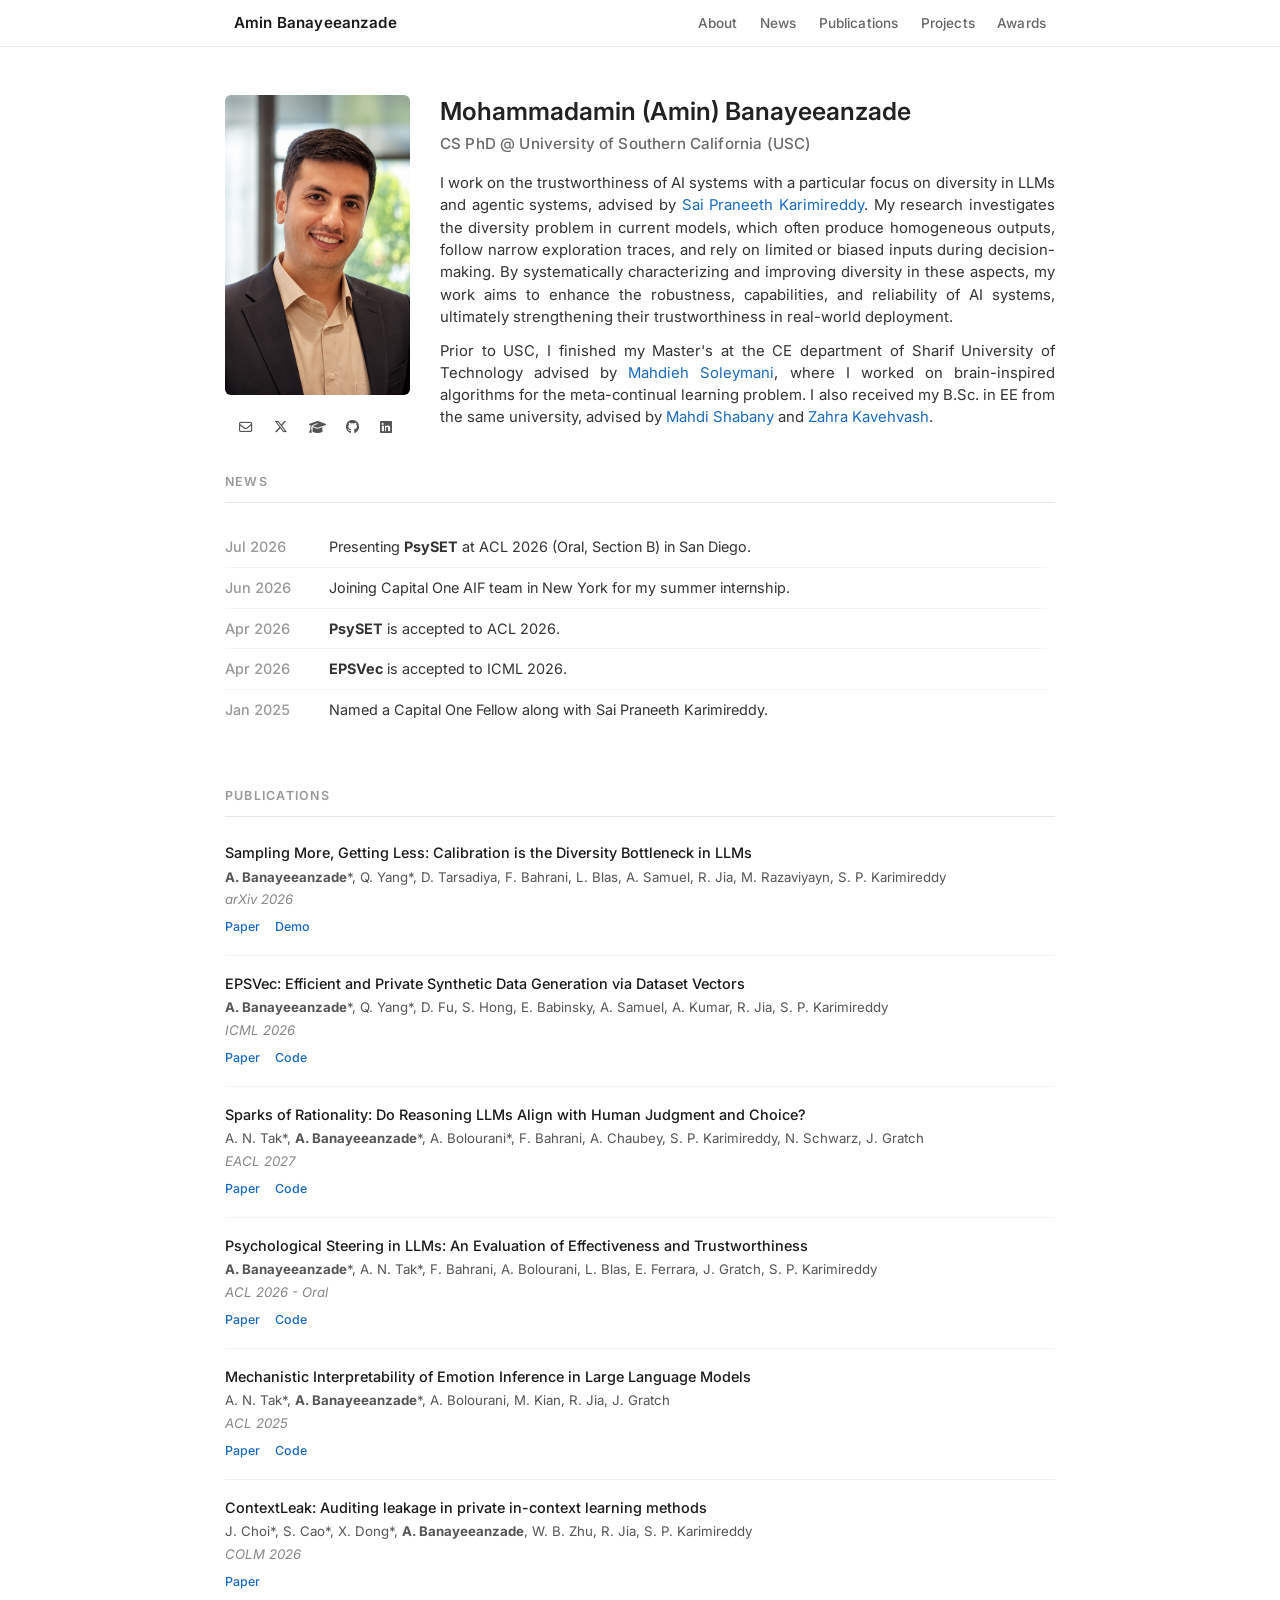
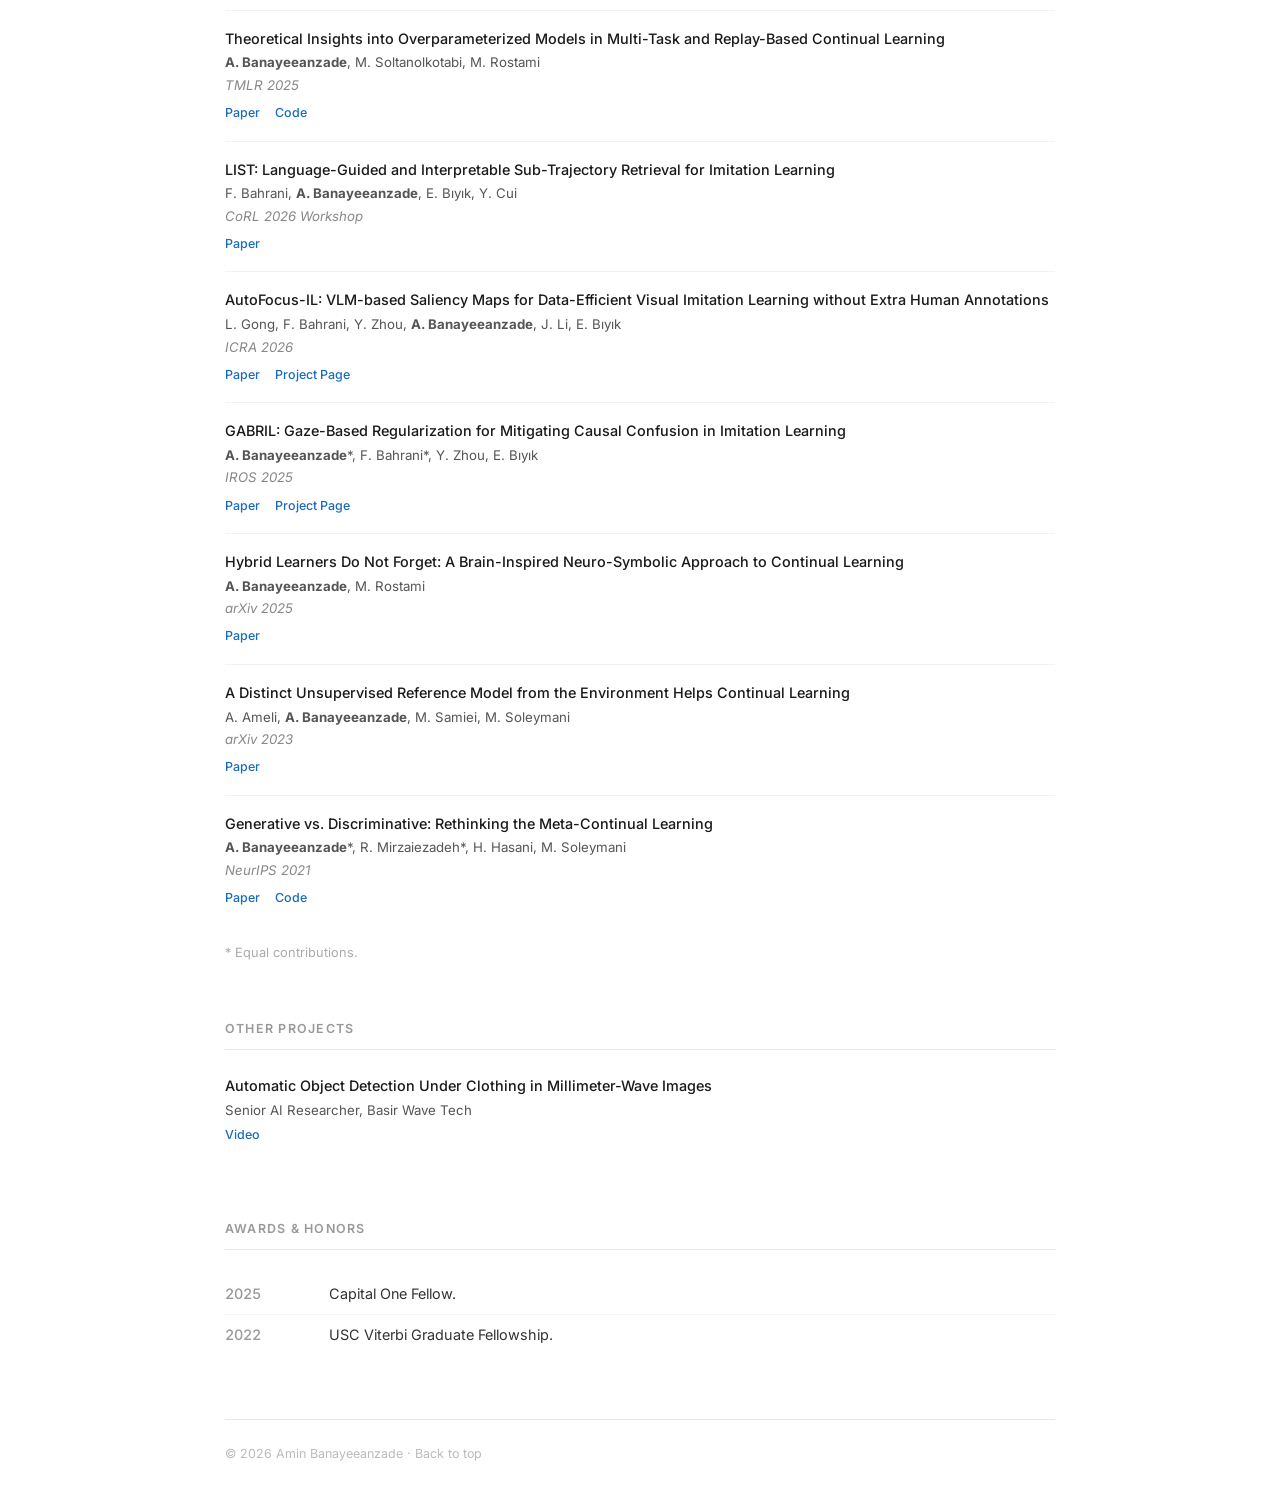
<file: index.html>
<!DOCTYPE html>
<html lang="en">

<head>
  <meta charset="utf-8">
  <meta name="viewport" content="width=device-width, initial-scale=1, shrink-to-fit=no">

  <link rel="stylesheet" href="https://maxcdn.bootstrapcdn.com/bootstrap/4.0.0/css/bootstrap.min.css"
    integrity="sha384-Gn5384xqQ1aoWXA+058RXPxPg6fy4IWvTNh0E263XmFcJlSAwiGgFAW/dAiS6JXm" crossorigin="anonymous">
  <link rel="stylesheet" href="https://cdnjs.cloudflare.com/ajax/libs/font-awesome/6.5.2/css/all.min.css">
  <link rel="preconnect" href="https://fonts.googleapis.com">
  <link rel="preconnect" href="https://fonts.gstatic.com" crossorigin>
  <link href="https://fonts.googleapis.com/css2?family=Inter:wght@300;400;500;600;700&display=swap" rel="stylesheet">

  <title>About me | Amin Banayeeanzade</title>

  <style>
    html {
      scroll-behavior: smooth;
      scroll-padding-top: 4.5rem;
    }

    body {
      font-family: 'Inter', -apple-system, BlinkMacSystemFont, sans-serif;
      color: #222;
      background: #fff;
      font-size: 15px;
      line-height: 1.65;
    }

    /* Top navigation bar */
    .site-nav {
      position: sticky;
      top: 0;
      z-index: 1030;
      background: rgba(255, 255, 255, 0.92);
      backdrop-filter: saturate(180%) blur(8px);
      -webkit-backdrop-filter: saturate(180%) blur(8px);
      border-bottom: 1px solid #ececec;
    }

    .site-nav-inner {
      max-width: 860px;
      margin: 0 auto;
      padding: 0.65rem 1.5rem;
      display: flex;
      align-items: center;
      justify-content: space-between;
      gap: 1rem;
    }

    .site-nav-brand {
      font-weight: 600;
      font-size: 0.95rem;
      color: #1a1a1a;
      text-decoration: none;
      letter-spacing: 0.01em;
      white-space: nowrap;
    }

    .site-nav-brand:hover {
      color: #1a1a1a;
    }

    .site-nav-links {
      display: flex;
      gap: 1.4rem;
      flex-wrap: wrap;
    }

    .site-nav-links a {
      color: #666;
      text-decoration: none;
      font-size: 0.85rem;
      font-weight: 500;
      letter-spacing: 0.01em;
      transition: color 0.15s ease;
    }

    .site-nav-links a:hover {
      color: #1a6bbf;
    }

    @media (max-width: 575.98px) {
      .site-nav-brand {
        display: none;
      }
      .site-nav-inner {
        justify-content: center;
      }
      .site-nav-links {
        gap: 1.1rem;
      }
    }

    a {
      color: #1a6bbf;
    }

    a:hover {
      color: #0d4a8a;
      text-decoration: none;
    }

    .navbar {
      border-bottom: 1px solid #e8e8e8;
      background: #fff !important;
      padding: 0.9rem 1.5rem;
    }

    .navbar-brand {
      font-weight: 600;
      color: #222 !important;
      font-size: 1rem;
      letter-spacing: 0.01em;
    }

    .nav-link {
      color: #555 !important;
      font-size: 0.9rem;
    }

    .nav-link:hover {
      color: #222 !important;
    }

    .profile-name {
      font-size: 1.55rem;
      font-weight: 600;
      margin-bottom: 0.25rem;
      line-height: 1.3;
    }

    .profile-subtitle {
      font-size: 0.95rem;
      font-weight: 500;
      color: #6a6a6a;
      margin-bottom: 1rem;
      letter-spacing: 0.01em;
    }

    .profile-photo-col {
      display: flex;
      flex-direction: column;
    }

    .profile-img {
      width: 185px;
      border-radius: 6px;
      display: block;
    }

    @media (max-width: 767.98px) {
      .profile-photo-col {
        margin-top: 1.5rem !important;
        align-items: center;
        text-align: center;
      }
      .profile-img {
        margin: 0 auto;
      }
      .profile-name {
        text-align: center;
      }
      .profile-subtitle {
        text-align: center;
      }
    }

    .bio-text {
      color: #333;
      font-size: 0.93rem;
      line-height: 1.5;
      text-align: justify;
      margin-bottom: 0.7rem;
    }

    @media (max-width: 575.98px) {
      .bio-text {
        text-align: left;
      }
    }

    .social-links {
      margin-top: auto;
      padding-top: 1rem;
      white-space: nowrap;
      width: 185px;
      text-align: center;
    }

    .social-links a {
      color: #555;
      text-decoration: none;
      margin-right: 0.8rem;
      font-size: 0.85rem;
    }

    .social-links a:last-child {
      margin-right: 0;
    }

    .social-links a:hover {
      color: #222;
    }

    .social-links i {
      margin-right: 4px;
    }

    .section-title {
      font-size: 0.78rem;
      font-weight: 600;
      text-transform: uppercase;
      letter-spacing: 0.1em;
      color: #999;
      padding-bottom: 0.6rem;
      margin-bottom: 1.5rem;
      border-bottom: 1px solid #e8e8e8;
    }

    /* News */
    .news-list {
      max-height: 320px;
      overflow-y: auto;
      padding-right: 0.5rem;
    }

    .news-entry {
      display: flex;
      gap: 1rem;
      padding: 0.5rem 0;
      border-bottom: 1px solid #f4f4f4;
      font-size: 0.9rem;
    }

    .news-entry:last-child {
      border-bottom: none;
    }

    .news-date {
      flex: 0 0 5.5rem;
      color: #999;
      font-weight: 500;
      font-variant-numeric: tabular-nums;
      white-space: nowrap;
    }

    .news-text {
      color: #333;
    }

    /* Awards */
    .award-entry {
      display: flex;
      gap: 1rem;
      padding: 0.5rem 0;
      border-bottom: 1px solid #f4f4f4;
      font-size: 0.9rem;
    }

    .award-entry:last-child {
      border-bottom: none;
    }

    .award-date {
      flex: 0 0 5.5rem;
      color: #999;
      font-weight: 500;
      font-variant-numeric: tabular-nums;
      white-space: nowrap;
    }

    .award-text {
      color: #333;
    }

    .pub-entry {
      margin-bottom: 1rem;
      padding-bottom: 1rem;
      border-bottom: 1px solid #f2f2f2;
    }

    .pub-entry:last-of-type {
      border-bottom: none;
    }

    .pub-title {
      font-size: 0.9rem;
      font-weight: 500;
      color: #1a1a1a;
      margin-bottom: 0.1rem;
    }

    .pub-authors {
      font-size: 0.83rem;
      color: #555;
      margin-bottom: 0.05rem;
    }

    .pub-venue {
      font-size: 0.83rem;
      color: #888;
      font-style: italic;
      margin-bottom: 0.2rem;
    }

    .pub-links a {
      font-size: 0.78rem;
      color: #1a6bbf;
      text-decoration: none;
      margin-right: 0.7rem;
      font-weight: 500;
    }

    .pub-links a:hover {
      text-decoration: underline;
    }

    .equal-contrib {
      font-size: 0.8rem;
      color: #aaa;
      margin-top: 0.5rem;
    }

    footer {
      margin-top: 4rem;
      padding: 1.5rem 0 2.5rem;
      border-top: 1px solid #e8e8e8;
      font-size: 0.78rem;
      color: #bbb;
    }

    footer a {
      color: #bbb;
      text-decoration: none;
    }

    footer a:hover {
      color: #888;
    }
  </style>
</head>

<body>
  <nav class="site-nav">
    <div class="site-nav-inner">
      <a class="site-nav-brand" href="#About">Amin Banayeeanzade</a>
      <div class="site-nav-links">
        <a href="#About">About</a>
        <a href="#News">News</a>
        <a href="#Publications">Publications</a>
        <a href="#Projects">Projects</a>
        <a href="#Awards">Awards</a>
      </div>
    </div>
  </nav>

  <div class="container" style="max-width: 860px;;">
    
    <!-- Profile -->
    <div class="row" id="About" style="margin-top: 3rem; margin-bottom: 2rem;">
      <div class="col-md-3 profile-photo-col">
        <img src="assets/img/profile.png" class="profile-img" alt="Amin Banayeeanzade">
        <div class="social-links">
          <a href="mailto:banayeea@usc.edu"><i class="far fa-envelope"></i></a>
          <a href="https://x.com/Amin__Bana" target="_blank"><i class="fab fa-x-twitter"></i></a>
          <a href="https://scholar.google.com/citations?user=QnujJhEAAAAJ&hl=en" target="_blank"><i class="fa-solid fa-graduation-cap"></i></a>
          <a href="https://github.com/aminbana" target="_blank"><i class="fab fa-github"></i></a>
          <a href="https://www.linkedin.com/in/aminbana/" target="_blank"><i class="fab fa-linkedin"></i></a>
        </div>
      </div>
      <div class="col-md-9">
        <div class="profile-name">Mohammadamin (Amin) Banayeeanzade</div>
        <div class="profile-subtitle">CS PhD @ University of Southern California (USC)</div>
        <p class="bio-text">
          I work on the trustworthiness of AI systems with a particular focus on diversity in LLMs and agentic
          systems, advised by <a href="https://spkreddy.org/" target="_blank">Sai Praneeth Karimireddy</a>. My research investigates the diversity problem in current models, which often produce homogeneous
          outputs, follow narrow exploration traces, and rely on limited or biased inputs during decision-making. By
          systematically characterizing and improving diversity in these aspects, my work aims to enhance the robustness,
          capabilities, and reliability of AI systems, ultimately strengthening their trustworthiness in real-world
          deployment.
        </p>
        <p class="bio-text">
          Prior to USC, I finished my Master's at the CE department of Sharif University of Technology
          advised by <a href="https://scholar.google.com/citations?user=S1U0KlgAAAAJ&hl=en/"
            target="_blank">Mahdieh Soleymani</a>, where I worked on brain-inspired algorithms for the meta-continual
          learning problem. I also received my B.Sc. in EE from the same university, advised by
          <a href="https://scholar.google.ca/citations?user=lWSKYd4AAAAJ&hl=en" target="_blank">Mahdi Shabany</a> and
          <a href="https://scholar.google.com/citations?user=bxbPDckAAAAJ&hl=en" target="_blank">Zahra Kavehvash</a>.
        </p>
      </div>
    </div>

    <!-- News -->
    <div class="row" style="margin-bottom: 3.5rem;">
      <div class="col-sm-12">
        <div class="section-title" id="News">News</div>
        <div class="news-list">
          <!-- Add newest entries at the top. Format: date + event. -->
          <div class="news-entry">
            <span class="news-date">Jul 2026</span>
            <span class="news-text">Presenting <b>PsySET</b> at ACL 2026 (Oral, Section B) in San Diego.</span>
          </div>
          <div class="news-entry">
            <span class="news-date">Jun 2026</span>
            <span class="news-text">Joining Capital One AIF team in New York for my summer internship.</span>
          </div>
          <div class="news-entry">
            <span class="news-date">Apr 2026</span>
            <span class="news-text"><b>PsySET</b> is accepted to ACL 2026.</span>
          </div>
          <div class="news-entry">
            <span class="news-date">Apr 2026</span>
            <span class="news-text"><b>EPSVec</b> is accepted to ICML 2026.</span>
          </div>
          <div class="news-entry">
            <span class="news-date">Jan 2025</span>
            <span class="news-text">Named a Capital One Fellow along with Sai Praneeth Karimireddy.</span>
          </div>
        </div>
      </div>
    </div>

    <!-- Publications -->
    <div class="row">
      <div class="col-sm-12">
        <div class="section-title" id="Publications">Publications</div>

        <div class="pub-entry">
          <div class="pub-title">Sampling More, Getting Less: Calibration is the Diversity Bottleneck in LLMs</div>
          <div class="pub-authors"><b>A. Banayeeanzade</b>*, Q. Yang*, D. Tarsadiya, F. Bahrani, L. Blas, A. Samuel, R. Jia, M. Razaviyayn, S. P. Karimireddy</div>
          <div class="pub-venue">arXiv 2026</div>
          <div class="pub-links">
            <a href="https://arxiv.org/abs/2605.11128" target="_blank">Paper</a>
            <a href="https://diversitycalibration.github.io/" target="_blank">Demo</a>
          </div>
        </div>

        <div class="pub-entry">
          <div class="pub-title">EPSVec: Efficient and Private Synthetic Data Generation via Dataset Vectors</div>
          <div class="pub-authors"><b>A. Banayeeanzade</b>*, Q. Yang*, D. Fu, S. Hong, E. Babinsky, A. Samuel, A. Kumar, R. Jia, S. P. Karimireddy</div>
          <div class="pub-venue">ICML 2026</div>
          <div class="pub-links">
            <a href="https://arxiv.org/abs/2602.21218" target="_blank">Paper</a>
            <a href="https://github.com/Polymerase-2/EPSVec/" target="_blank">Code</a>
          </div>
        </div>

        <div class="pub-entry">
          <div class="pub-title">Sparks of Rationality: Do Reasoning LLMs Align with Human Judgment and Choice?</div>
          <div class="pub-authors">A. N. Tak*, <b>A. Banayeeanzade</b>*, A. Bolourani*, F. Bahrani, A. Chaubey, S. P. Karimireddy, N. Schwarz, J. Gratch</div>
          <div class="pub-venue">EACL 2027</div>
          <div class="pub-links">
            <a href="https://arxiv.org/abs/2601.22329" target="_blank">Paper</a>
            <a href="https://github.com/AlaNekTak/DLLM/" target="_blank">Code</a>
          </div>
        </div>

        <div class="pub-entry">
          <div class="pub-title">Psychological Steering in LLMs: An Evaluation of Effectiveness and Trustworthiness</div>
          <div class="pub-authors"><b>A. Banayeeanzade</b>*, A. N. Tak*, F. Bahrani, A. Bolourani, L. Blas, E. Ferrara, J. Gratch, S. P. Karimireddy</div>
          <div class="pub-venue">ACL 2026 - Oral</div>
          <div class="pub-links">
            <a href="https://arxiv.org/abs/2510.04484" target="_blank">Paper</a>
            <a href="https://github.com/aminbana/PsySET" target="_blank">Code</a>
          </div>
        </div>

        <div class="pub-entry">
          <div class="pub-title">Mechanistic Interpretability of Emotion Inference in Large Language Models</div>
          <div class="pub-authors">A. N. Tak*, <b>A. Banayeeanzade</b>*, A. Bolourani, M. Kian, R. Jia, J. Gratch</div>
          <div class="pub-venue">ACL 2025</div>
          <div class="pub-links">
            <a href="https://arxiv.org/abs/2502.05489" target="_blank">Paper</a>
            <a href="https://github.com/aminbana/emo-llm" target="_blank">Code</a>
          </div>
        </div>        

        <div class="pub-entry">
          <div class="pub-title">ContextLeak: Auditing leakage in private in-context learning methods</div>
          <div class="pub-authors">J. Choi*, S. Cao*, X. Dong*, <b>A. Banayeeanzade</b>, W. B. Zhu, R. Jia, S. P. Karimireddy</div>
          <div class="pub-venue">COLM 2026</div>
          <div class="pub-links">
            <a href="https://arxiv.org/abs/2512.16059" target="_blank">Paper</a>
          </div>
        </div>

        <div class="pub-entry">
          <div class="pub-title">Theoretical Insights into Overparameterized Models in Multi-Task and Replay-Based Continual Learning</div>
          <div class="pub-authors"><b>A. Banayeeanzade</b>, M. Soltanolkotabi, M. Rostami</div>
          <div class="pub-venue">TMLR 2025</div>
          <div class="pub-links">
            <a href="https://openreview.net/forum?id=4zGPT0ZwnU" target="_blank">Paper</a>
            <a href="https://github.com/aminbana/MTL-Theory" target="_blank">Code</a>
          </div>
        </div>

        <div class="pub-entry">
          <div class="pub-title">LIST: Language-Guided and Interpretable Sub-Trajectory Retrieval for Imitation Learning</div>
          <div class="pub-authors">F. Bahrani, <b>A. Banayeeanzade</b>, E. Bıyık, Y. Cui</div>
          <div class="pub-venue">CoRL 2026 Workshop</div>
          <div class="pub-links">
            <a href="https://corl2026-memory.github.io/papers/052.pdf" target="_blank">Paper</a>
          </div>
        </div>


        <div class="pub-entry">
          <div class="pub-title">AutoFocus-IL: VLM-based Saliency Maps for Data-Efficient Visual Imitation Learning without Extra Human Annotations</div>
          <div class="pub-authors">L. Gong, F. Bahrani, Y. Zhou, <b>A. Banayeeanzade</b>, J. Li, E. Bıyık</div>
          <div class="pub-venue">ICRA 2026</div>
          <div class="pub-links">
            <a href="https://arxiv.org/abs/2511.18617" target="_blank">Paper</a>
            <a href="https://autofocus-il.github.io/" target="_blank">Project Page</a>
          </div>
        </div>


        <div class="pub-entry">
          <div class="pub-title">GABRIL: Gaze-Based Regularization for Mitigating Causal Confusion in Imitation Learning</div>
          <div class="pub-authors"><b>A. Banayeeanzade</b>*, F. Bahrani*, Y. Zhou, E. Bıyık</div>
          <div class="pub-venue">IROS 2025</div>
          <div class="pub-links">
            <a href="https://arxiv.org/abs/2507.19647" target="_blank">Paper</a>
            <a href="https://liralab.usc.edu/gabril/" target="_blank">Project Page</a>
          </div>
        </div>

        <div class="pub-entry">
          <div class="pub-title">Hybrid Learners Do Not Forget: A Brain-Inspired Neuro-Symbolic Approach to Continual Learning</div>
          <div class="pub-authors"><b>A. Banayeeanzade</b>, M. Rostami</div>
          <div class="pub-venue">arXiv 2025</div>
          <div class="pub-links">
            <a href="https://arxiv.org/abs/2503.12635" target="_blank">Paper</a>
          </div>
        </div>

        <div class="pub-entry">
          <div class="pub-title">A Distinct Unsupervised Reference Model from the Environment Helps Continual Learning</div>
          <div class="pub-authors">A. Ameli, <b>A. Banayeeanzade</b>, M. Samiei, M. Soleymani</div>
          <div class="pub-venue">arXiv 2023</div>
          <div class="pub-links">
            <a href="https://arxiv.org/abs/2301.04506" target="_blank">Paper</a>
          </div>
        </div>

        <div class="pub-entry">
          <div class="pub-title">Generative vs. Discriminative: Rethinking the Meta-Continual Learning</div>
          <div class="pub-authors"><b>A. Banayeeanzade</b>*, R. Mirzaiezadeh*, H. Hasani, M. Soleymani</div>
          <div class="pub-venue">NeurIPS 2021</div>
          <div class="pub-links">
            <a href="https://proceedings.neurips.cc/paper/2021/hash/b4e267d84075f66ebd967d95331fcc03-Abstract.html" target="_blank">Paper</a>
            <a href="https://github.com/aminbana/GeMCL/" target="_blank">Code</a>
          </div>
        </div>
        <p class="equal-contrib">* Equal contributions.</p>

      </div>
    </div>

    <!-- Projects -->
    <div class="row" style="margin-top: 2.5rem;">
      <div class="col-sm-12">

        <div class="section-title" id="Projects">Other Projects</div>

        <div class="pub-entry">
          <div class="pub-title">
            Automatic Object Detection Under Clothing in Millimeter-Wave Images
          </div>

          <div class="pub-authors">
            Senior AI Researcher, Basir Wave Tech
          </div>

          <div class="pub-links">
            <a href="https://www.youtube.com/watch?v=434Ss-yTvuo" target="_blank">Video</a>
          </div>
        </div>
      </div>
    </div>

    <!-- Awards -->
    <div class="row" style="margin-top: 2.5rem;">
      <div class="col-sm-12">
        <div class="section-title" id="Awards">Awards &amp; Honors</div>
        <div class="award-entry">
          <span class="award-date">2025</span>
          <span class="award-text">Capital One Fellow.</span>
        </div>
        <div class="award-entry">
          <span class="award-date">2022</span>
          <span class="award-text">USC Viterbi Graduate Fellowship.</span>
        </div>
      </div>
    </div>

    <footer>
      &copy; 2026 Amin Banayeeanzade &middot; <a href="#About">Back to top</a>
    </footer>

  </div>

</body>

</html>
</file>
